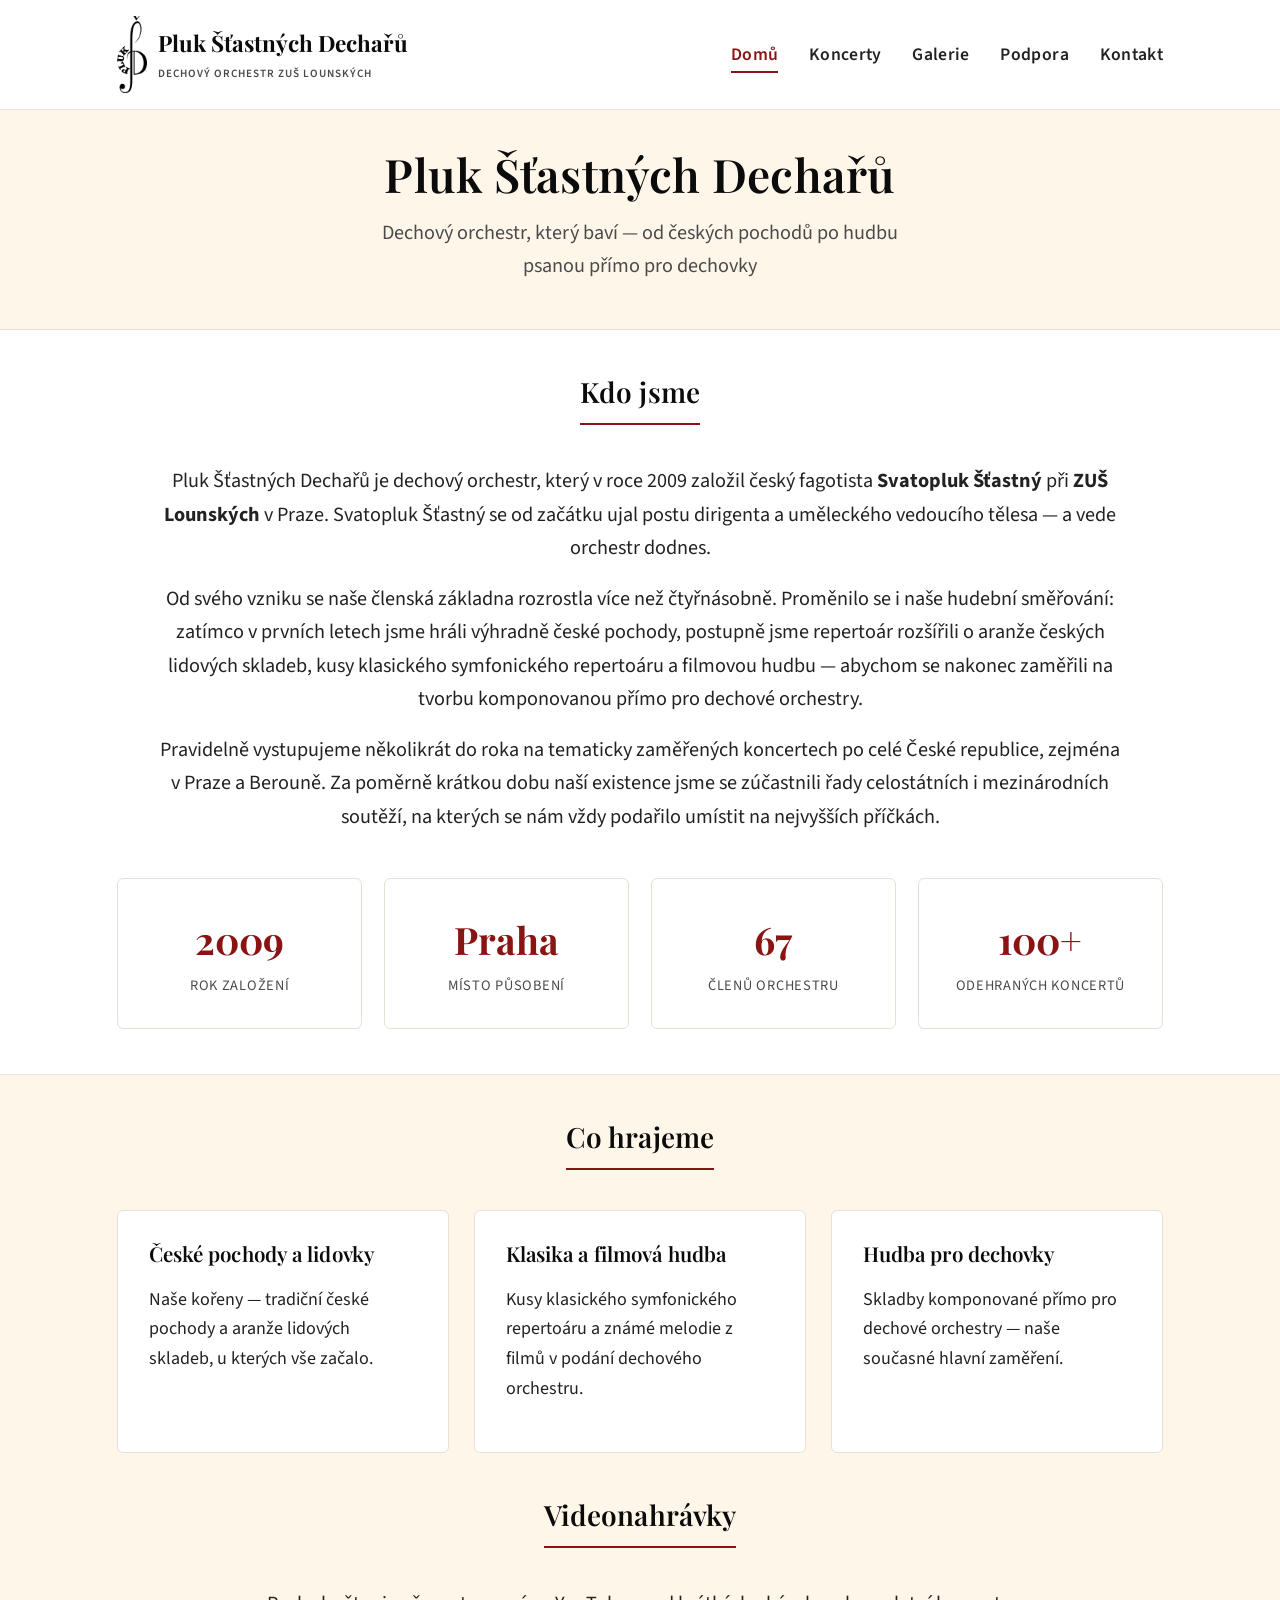
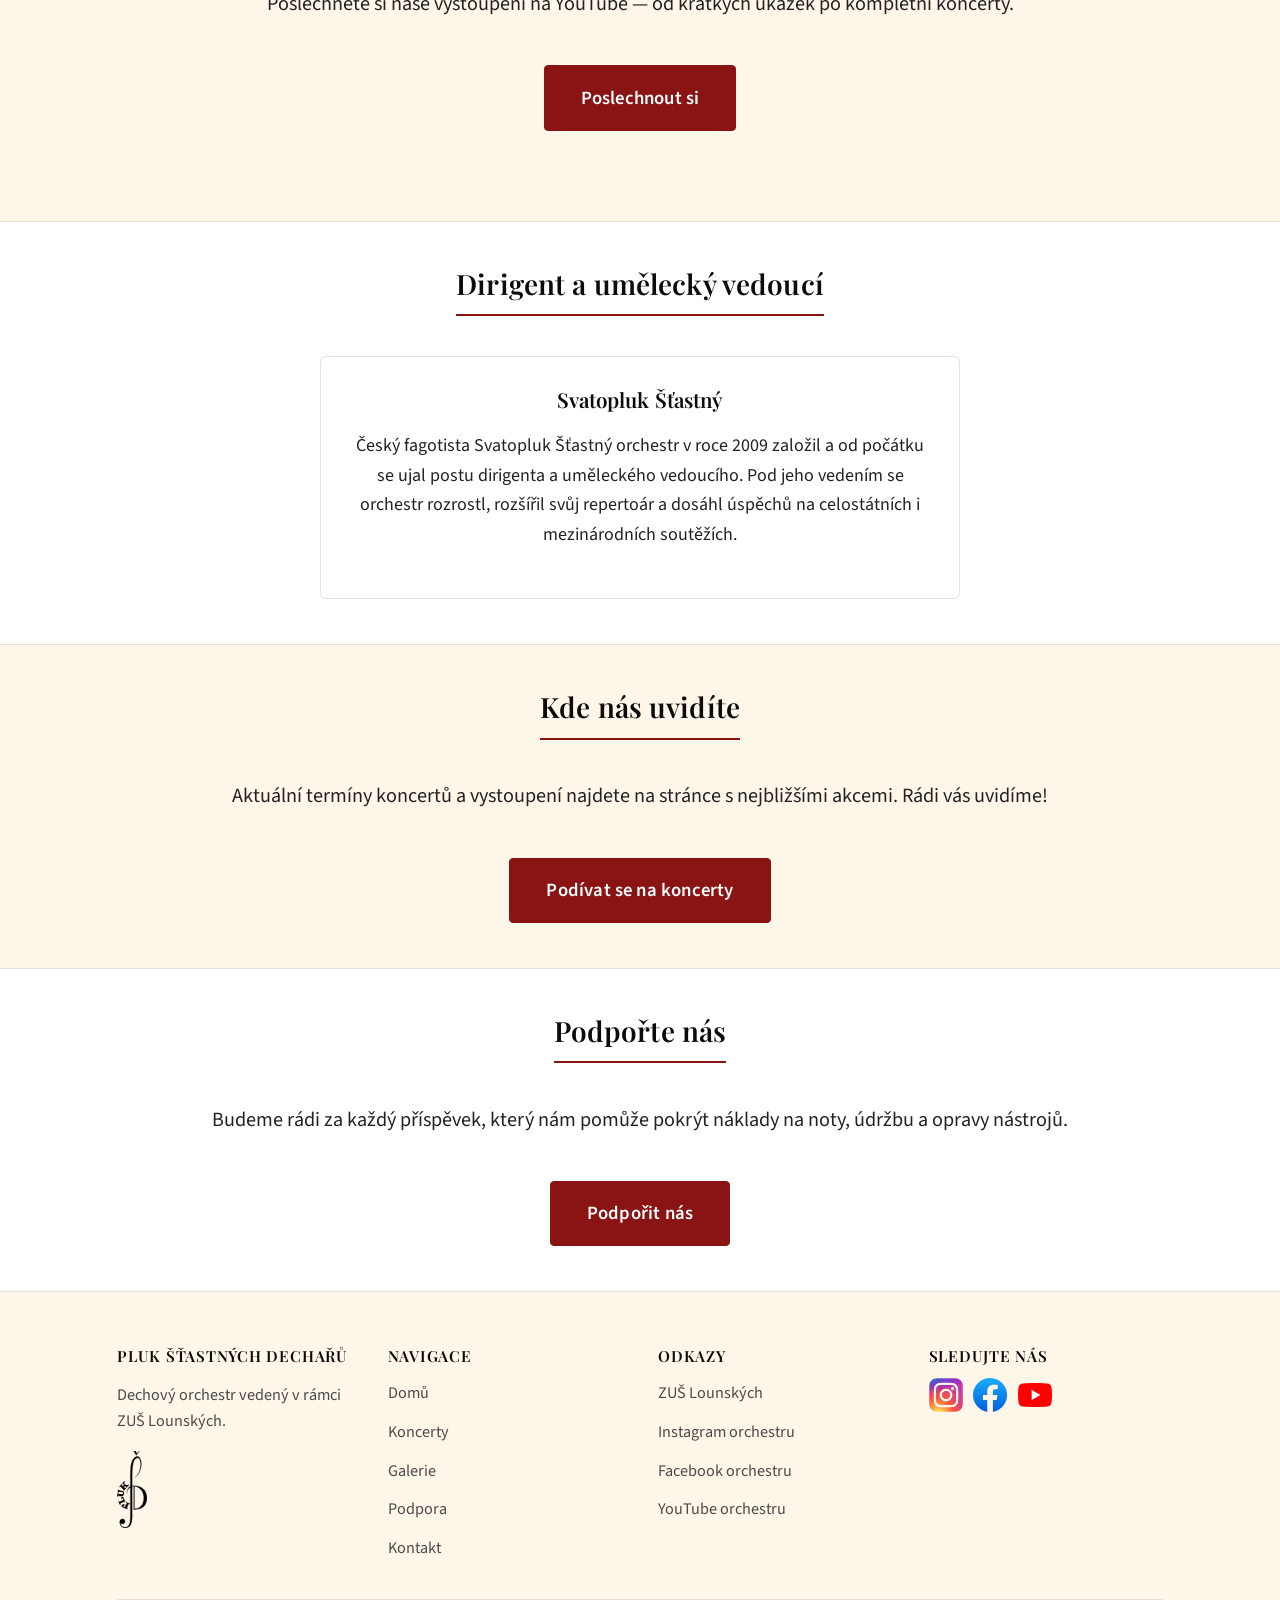
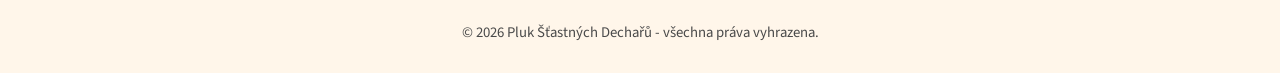
<file: index.html>
<!DOCTYPE html>
<html lang="cs">
<head>
<meta charset="UTF-8">
<meta name="viewport" content="width=device-width, initial-scale=1.0">
<title>Pluk Šťastných Dechařů — dechový orchestr</title>
<meta name="description" content="Pluk Šťastných Dechařů je dechový orchestr vedený v rámci ZUŠ Lounských. Podívejte se na naše koncerty, fotogalerii a podpořte nás.">
<link rel="preconnect" href="https://fonts.googleapis.com">
<link href="https://fonts.googleapis.com/css2?family=Playfair+Display:wght@600;700&family=Source+Sans+Pro:wght@400;600;700&display=swap" rel="stylesheet">
<link rel="stylesheet" href="css/style.css">
<link rel="icon" href="img/icon/favicon_psd.png">
</head>
<body>

<header class="site-header">
  <div class="nav-wrap">
    <a href="index.html" class="brand">
      <img src="img/icon/logo_psd.png" alt="Pluk Šťastných Dechařů" class="brand-logo">
      <span>Pluk Šťastných Dechařů<small>Dechový orchestr ZUŠ Lounských</small></span>
    </a>
    <button class="menu-toggle" aria-label="Otevřít menu" aria-expanded="false">☰</button>
    <nav class="main-nav">
      <ul>
        <li><a href="index.html" class="active">Domů</a></li>
        <li><a href="koncerty.html">Koncerty</a></li>
        <li><a href="galerie.html">Galerie</a></li>
        <li><a href="podpora.html">Podpora</a></li>
        <li><a href="kontakt.html">Kontakt</a></li>
      </ul>
    </nav>
  </div>
</header>

<main>

  <section class="hero">
    <h1>Pluk Šťastných Dechařů</h1>
    <p class="subtitle">Dechový orchestr, který baví — od českých pochodů po hudbu psanou přímo pro dechovky</p>
  </section>

  <section>
    <div class="container">
      <h2 class="section-title">Kdo jsme</h2>
      <p class="lead">
        Pluk Šťastných Dechařů je dechový orchestr, který v roce 2009 založil
        český fagotista <strong>Svatopluk Šťastný</strong> při <strong>ZUŠ Lounských</strong>
        v Praze. Svatopluk Šťastný se od začátku ujal postu dirigenta a uměleckého
        vedoucího tělesa — a vede orchestr dodnes.
      </p>
      <p class="lead">
        Od svého vzniku se naše členská základna rozrostla více než čtyřnásobně.
        Proměnilo se i naše hudební směřování: zatímco v prvních letech jsme
        hráli výhradně české pochody, postupně jsme repertoár rozšířili o aranže
        českých lidových skladeb, kusy klasického symfonického repertoáru
        a filmovou hudbu — abychom se nakonec zaměřili na tvorbu komponovanou
        přímo pro dechové orchestry.
      </p>
      <p class="lead">
        Pravidelně vystupujeme několikrát do roka na tematicky zaměřených
        koncertech po celé České republice, zejména v Praze a Berouně.
        Za poměrně krátkou dobu naší existence jsme se zúčastnili řady
        celostátních i mezinárodních soutěží, na kterých se nám vždy podařilo
        umístit na nejvyšších příčkách.
      </p>

      <div class="stats-grid">
        <div class="stat-card">
          <span class="num">2009</span>
          <span class="label">Rok založení</span>
        </div>
        <div class="stat-card">
          <span class="num">Praha</span>
          <span class="label">Místo působení</span>
        </div>
        <div class="stat-card">
          <span class="num">67</span>
          <span class="label">Členů orchestru</span>
        </div>
        <div class="stat-card">
          <span class="num">100+</span>
          <span class="label">Odehraných koncertů</span>
        </div>
      </div>
    </div>
  </section>

  <section class="alt">
    <div class="container">
      <h2 class="section-title">Co hrajeme</h2>
      <div class="cards-grid">
        <div class="card">
          <h3>České pochody a lidovky</h3>
          <p>Naše kořeny — tradiční české pochody a aranže lidových skladeb, u kterých vše začalo.</p>
        </div>
        <div class="card">
          <h3>Klasika a filmová hudba</h3>
          <p>Kusy klasického symfonického repertoáru a známé melodie z filmů v podání dechového orchestru.</p>
        </div>
        <div class="card">
          <h3>Hudba pro dechovky</h3>
          <p>Skladby komponované přímo pro dechové orchestry — naše současné hlavní zaměření.</p>
        </div>
      </div>
    </div>

    <section>
    <div class="container">
      <h2 class="section-title">Videonahrávky</h2>
      <p class="lead">
        Poslechněte si naše vystoupení na YouTube — od krátkých ukázek po kompletní koncerty.
      </p>
      <div class="cta-center">
        <a href="https://www.youtube.com/@plukstastnychdecharu8950" target="_blank" class="btn">Poslechnout si</a>
      </div>
    </div>
  </section>
  </section>

  <section>
    <div class="container">
      <h2 class="section-title">Dirigent a umělecký vedoucí</h2>
      <div class="card" style="max-width:640px; margin: 2rem auto 0; text-align:center;">
        <h3>Svatopluk Šťastný</h3>
        <p>
          Český fagotista Svatopluk Šťastný orchestr v roce 2009 založil a od
          počátku se ujal postu dirigenta a uměleckého vedoucího. Pod jeho
          vedením se orchestr rozrostl, rozšířil svůj repertoár a dosáhl
          úspěchů na celostátních i mezinárodních soutěžích.
        </p>
      </div>
    </div>
  </section>

  <section class="alt">
    <div class="container">
      <h2 class="section-title">Kde nás uvidíte</h2>
      <p class="lead">
        Aktuální termíny koncertů a vystoupení najdete na stránce s nejbližšími akcemi.
        Rádi vás uvidíme!
      </p>
      <div class="cta-center">
        <a href="koncerty.html" class="btn">Podívat se na koncerty</a>
      </div>
    </div>
  </section>

  <section>
    <div class="container">
      <h2 class="section-title">Podpořte nás</h2>
      <p class="lead">
        Budeme rádi za každý příspěvek, který nám pomůže pokrýt náklady na noty, údržbu a opravy nástrojů.
      </p>
      <div class="cta-center">
        <a href="podpora.html" class="btn">Podpořit nás</a>
      </div>
    </div>
  </section>

</main>

<footer class="site-footer">
  <div class="container">
    <div class="footer-grid">
      <div>
        <a href="index.html">
        <h4>Pluk Šťastných Dechařů</h4>
        <p>Dechový orchestr vedený v rámci ZUŠ Lounských.</p>
        <img src="img/icon/logo_psd.png" alt="Pluk Šťastných Dechařů" class="brand-logo">
        </a>
      </div>
      <div>
        <h4>Navigace</h4>
        <ul>
          <li><a href="index.html">Domů</a></li>
          <li><a href="koncerty.html">Koncerty</a></li>
          <li><a href="galerie.html">Galerie</a></li>
          <li><a href="podpora.html">Podpora</a></li>
          <li><a href="kontakt.html">Kontakt</a></li>
        </ul>
      </div>
      <div>
        <h4>Odkazy</h4>
        <ul>
          <li><a href="https://www.zuslounskych.cz" target="_blank" rel="noopener">ZUŠ Lounských</a></li>
          <li><a href="https://www.instagram.com/plukstastnychdecharu" target="_blank" rel="noopener">Instagram orchestru</a></li>
          <li><a href="https://www.facebook.com/stastnypluk" target="_blank" rel="noopener">Facebook orchestru</a></li>
          <li><a href="https://www.youtube.com/@plukstastnychdecharu8950" target="_blank" rel="noopener">YouTube orchestru</a></li>
        </ul>
      </div>
      <div>
        <h4>Sledujte nás</h4>
        <div class="social-icons">
          <a href="https://www.instagram.com/plukstastnychdecharu" aria-label="Instagram" target="_blank" rel="noopener"><img src="img/icon/socials/InstagramIcon.png" alt="Instagram"></a>
          <a href="https://www.facebook.com/stastnypluk" aria-label="Facebook" target="_blank" rel="noopener"><img src="img/icon/socials/FacebookIcon.png" alt="Facebook"></a>
          <a href="https://www.youtube.com/@plukstastnychdecharu8950" aria-label="YouTube" target="_blank" rel="noopener"><img src="img/icon/socials/YoutubeIcon.png" alt="YouTube"></a>
        </div>
      </div>
    </div>
    <div class="footer-bottom">
      &copy; <span id="year"></span> Pluk Šťastných Dechařů - všechna práva vyhrazena.
    </div>
  </div>
</footer>

<script src="js/main.js"></script>
<script>document.getElementById('year').textContent = new Date().getFullYear();</script>
</body>
</html>
</file>
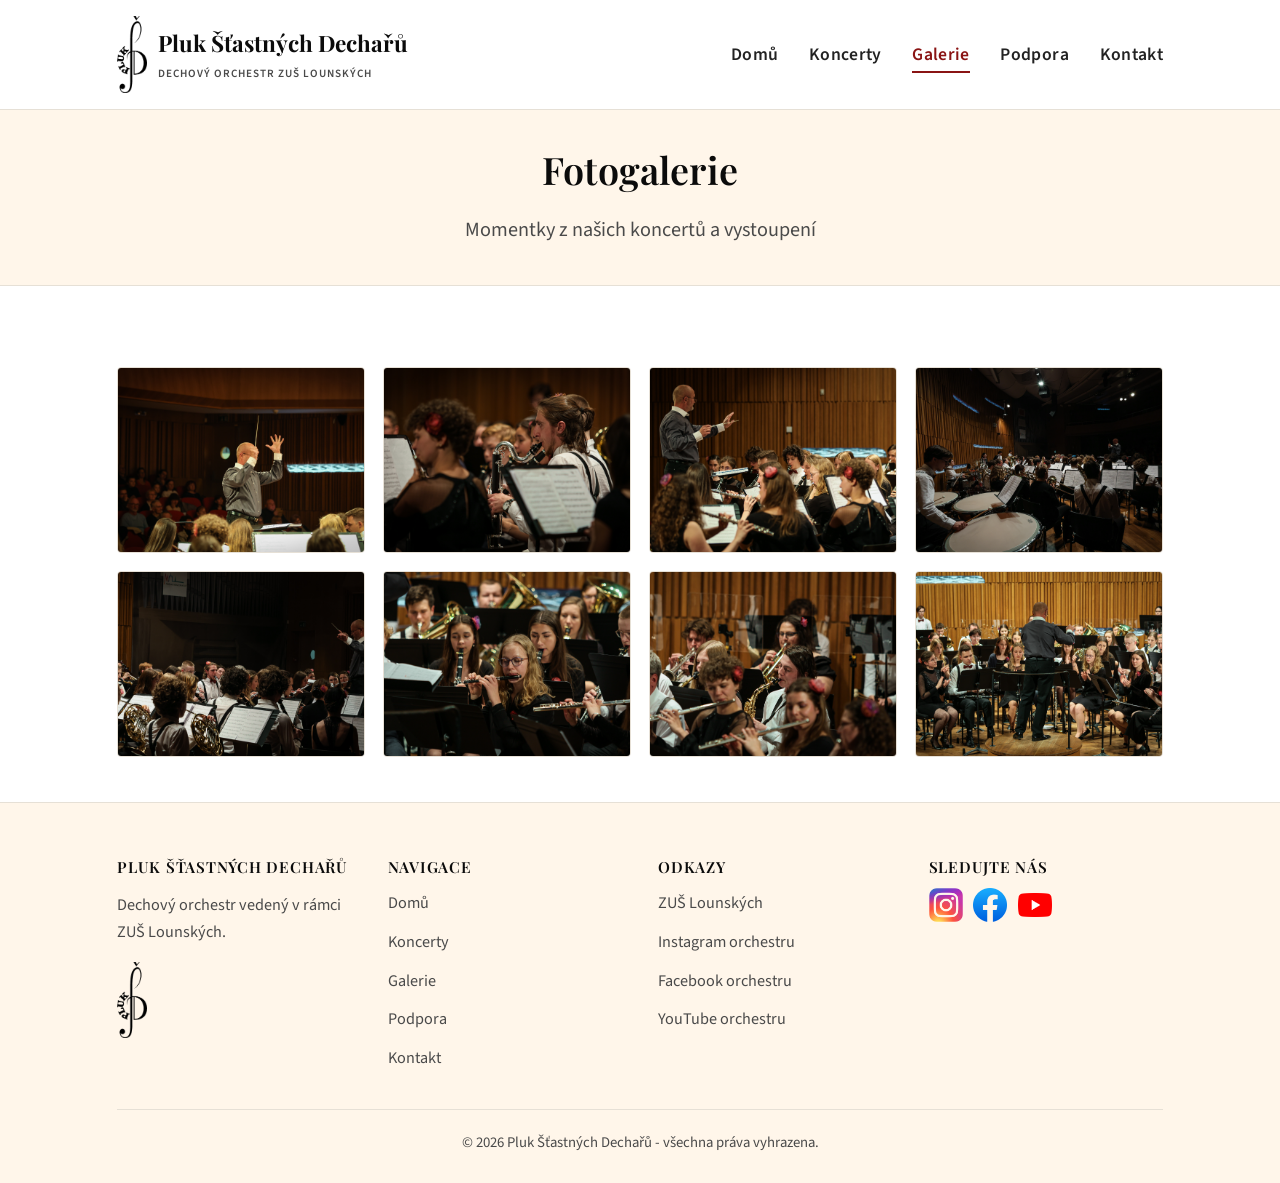
<file: galerie.html>
<!DOCTYPE html>
<html lang="cs">
<head>
<meta charset="UTF-8">
<meta name="viewport" content="width=device-width, initial-scale=1.0">
<title>Fotogalerie — Pluk Šťastných Dechařů</title>
<link rel="preconnect" href="https://fonts.googleapis.com">
<link href="https://fonts.googleapis.com/css2?family=Playfair+Display:wght@600;700&family=Source+Sans+Pro:wght@400;600;700&display=swap" rel="stylesheet">
<link rel="stylesheet" href="css/style.css">
<link rel="icon" href="img/icon/favicon_psd.png">
</head>
<body>

<header class="site-header">
  <div class="nav-wrap">
    <a href="index.html" class="brand">
      <img src="img/icon/logo_psd.png" alt="Pluk Šťastných Dechařů" class="brand-logo">
      <span>Pluk Šťastných Dechařů<small>Dechový orchestr ZUŠ Lounských</small></span>
    </a>
    <button class="menu-toggle" aria-label="Otevřít menu" aria-expanded="false">☰</button>
    <nav class="main-nav">
      <ul>
        <li><a href="index.html">Domů</a></li>
        <li><a href="koncerty.html">Koncerty</a></li>
        <li><a href="galerie.html" class="active">Galerie</a></li>
        <li><a href="podpora.html">Podpora</a></li>
        <li><a href="kontakt.html">Kontakt</a></li>
      </ul>
    </nav>
  </div>
</header>

<div class="page-header">
  <h1>Fotogalerie</h1>
  <p>Momentky z našich koncertů a vystoupení</p>
</div>

<main>
  <section>
    <div class="container">

      <div class="gallery-grid">

        <div class="gallery-item" data-caption="Koncert na Pražské konzervatoři 10.4.2024">
          <div class="placeholder-label"><img src="img/photos/PSD-039.jpg" alt=""><br></div>
          <div class="gallery-caption">Koncert na Pražské konzervatoři 10.4.2024</div>
        </div>

        <div class="gallery-item" data-caption="Koncert na Pražské konzervatoři 10.4.2024">
          <div class="placeholder-label"><img src="img/photos/PSD-062.jpg" alt=""><br></div>
          <div class="gallery-caption">Koncert na Pražské konzervatoři 10.4.2024</div>
        </div>

        <div class="gallery-item" data-caption="Koncert na Pražské konzervatoři 10.4.2024">
          <div class="placeholder-label"><img src="img/photos/PSD-068.jpg" alt=""><br></div>
          <div class="gallery-caption">Koncert na Pražské konzervatoři 10.4.2024</div>
        </div>

        <div class="gallery-item" data-caption="Koncert na Pražské konzervatoři 10.4.2024">
          <div class="placeholder-label"><img src="img/photos/PSD-111.jpg" alt=""><br></div>
          <div class="gallery-caption">Koncert na Pražské konzervatoři 10.4.2024</div>
        </div>

        <div class="gallery-item" data-caption="Koncert na Pražské konzervatoři 10.4.2024">
          <div class="placeholder-label"><img src="img/photos/PSD-136.jpg" alt=""><br></div>
          <div class="gallery-caption">Koncert na Pražské konzervatoři 10.4.2024</div>
        </div>

        <div class="gallery-item" data-caption="Koncert na Pražské konzervatoři 10.4.2024">
          <div class="placeholder-label"><img src="img/photos/PSD-151.jpg" alt=""><br></div>
          <div class="gallery-caption">Koncert na Pražské konzervatoři 10.4.2024</div>
        </div>

        <div class="gallery-item" data-caption="Koncert na Pražské konzervatoři 10.4.2024">
          <div class="placeholder-label"><img src="img/photos/PSD-156.jpg" alt=""><br></div>
          <div class="gallery-caption">Koncert na Pražské konzervatoři 10.4.2024</div>
        </div>

         <div class="gallery-item" data-caption="Koncert na Pražské konzervatoři 10.4.2024">
          <div class="placeholder-label"><img src="img/photos/PSD-157.jpg" alt=""><br></div>
          <div class="gallery-caption">Koncert na Pražské konzervatoři 10.4.2024</div>
        </div>

      </div>

    </div>
  </section>
</main>

<div class="lightbox-overlay">
 <div class="lightbox-content">
  <button class="lightbox-close" aria-label="Zavřít">
    <img src="img/icon/cross.png" alt="Zavřít">
  </button>
  <button class="lightbox-prev" aria-label="Předchozí">
    <img src="img/icon/arrow-left.png" alt="Předchozí">
  </button>
  <button class="lightbox-next" aria-label="Další">
    <img src="img/icon/arrow-right.png" alt="Další">
  </button>
  <div class="lightbox-body"></div>
  <div class="lightbox-caption"></div>
</div>
</div>

<footer class="site-footer">
  <div class="container">
    <div class="footer-grid">
      <div>
        <a href="index.html">
        <h4>Pluk Šťastných Dechařů</h4>
        <p>Dechový orchestr vedený v rámci ZUŠ Lounských.</p>
        <img src="img/icon/logo_psd.png" alt="Pluk Šťastných Dechařů" class="brand-logo">
        </a>
      </div>
      <div>
        <h4>Navigace</h4>
        <ul>
          <li><a href="index.html">Domů</a></li>
          <li><a href="koncerty.html">Koncerty</a></li>
          <li><a href="galerie.html">Galerie</a></li>
          <li><a href="podpora.html">Podpora</a></li>
          <li><a href="kontakt.html">Kontakt</a></li>
        </ul>
      </div>
      <div>
        <h4>Odkazy</h4>
        <ul>
          <li><a href="https://www.zuslounskych.cz" target="_blank" rel="noopener">ZUŠ Lounských</a></li>
          <li><a href="https://www.instagram.com/plukstastnychdecharu" target="_blank" rel="noopener">Instagram orchestru</a></li>
          <li><a href="https://www.facebook.com/stastnypluk" target="_blank" rel="noopener">Facebook orchestru</a></li>
          <li><a href="https://www.youtube.com/@plukstastnychdecharu8950" target="_blank" rel="noopener">YouTube orchestru</a></li>
        </ul>
      </div>
      <div>
        <h4>Sledujte nás</h4>
        <div class="social-icons">
          <a href="https://www.instagram.com/plukstastnychdecharu" aria-label="Instagram" target="_blank" rel="noopener"><img src="img/icon/socials/InstagramIcon.png" alt="Instagram"></a>
          <a href="https://www.facebook.com/stastnypluk" aria-label="Facebook" target="_blank" rel="noopener"><img src="img/icon/socials/FacebookIcon.png" alt="Facebook"></a>
          <a href="https://www.youtube.com/@plukstastnychdecharu8950" aria-label="YouTube" target="_blank" rel="noopener"><img src="img/icon/socials/YoutubeIcon.png" alt="YouTube"></a>
        </div>
      </div>
    </div>
    <div class="footer-bottom">
      &copy; <span id="year"></span> Pluk Šťastných Dechařů - všechna práva vyhrazena.
    </div>
  </div>
</footer>

<script src="js/main.js"></script>
<script>document.getElementById('year').textContent = new Date().getFullYear();</script>
</body>
</html>
</file>
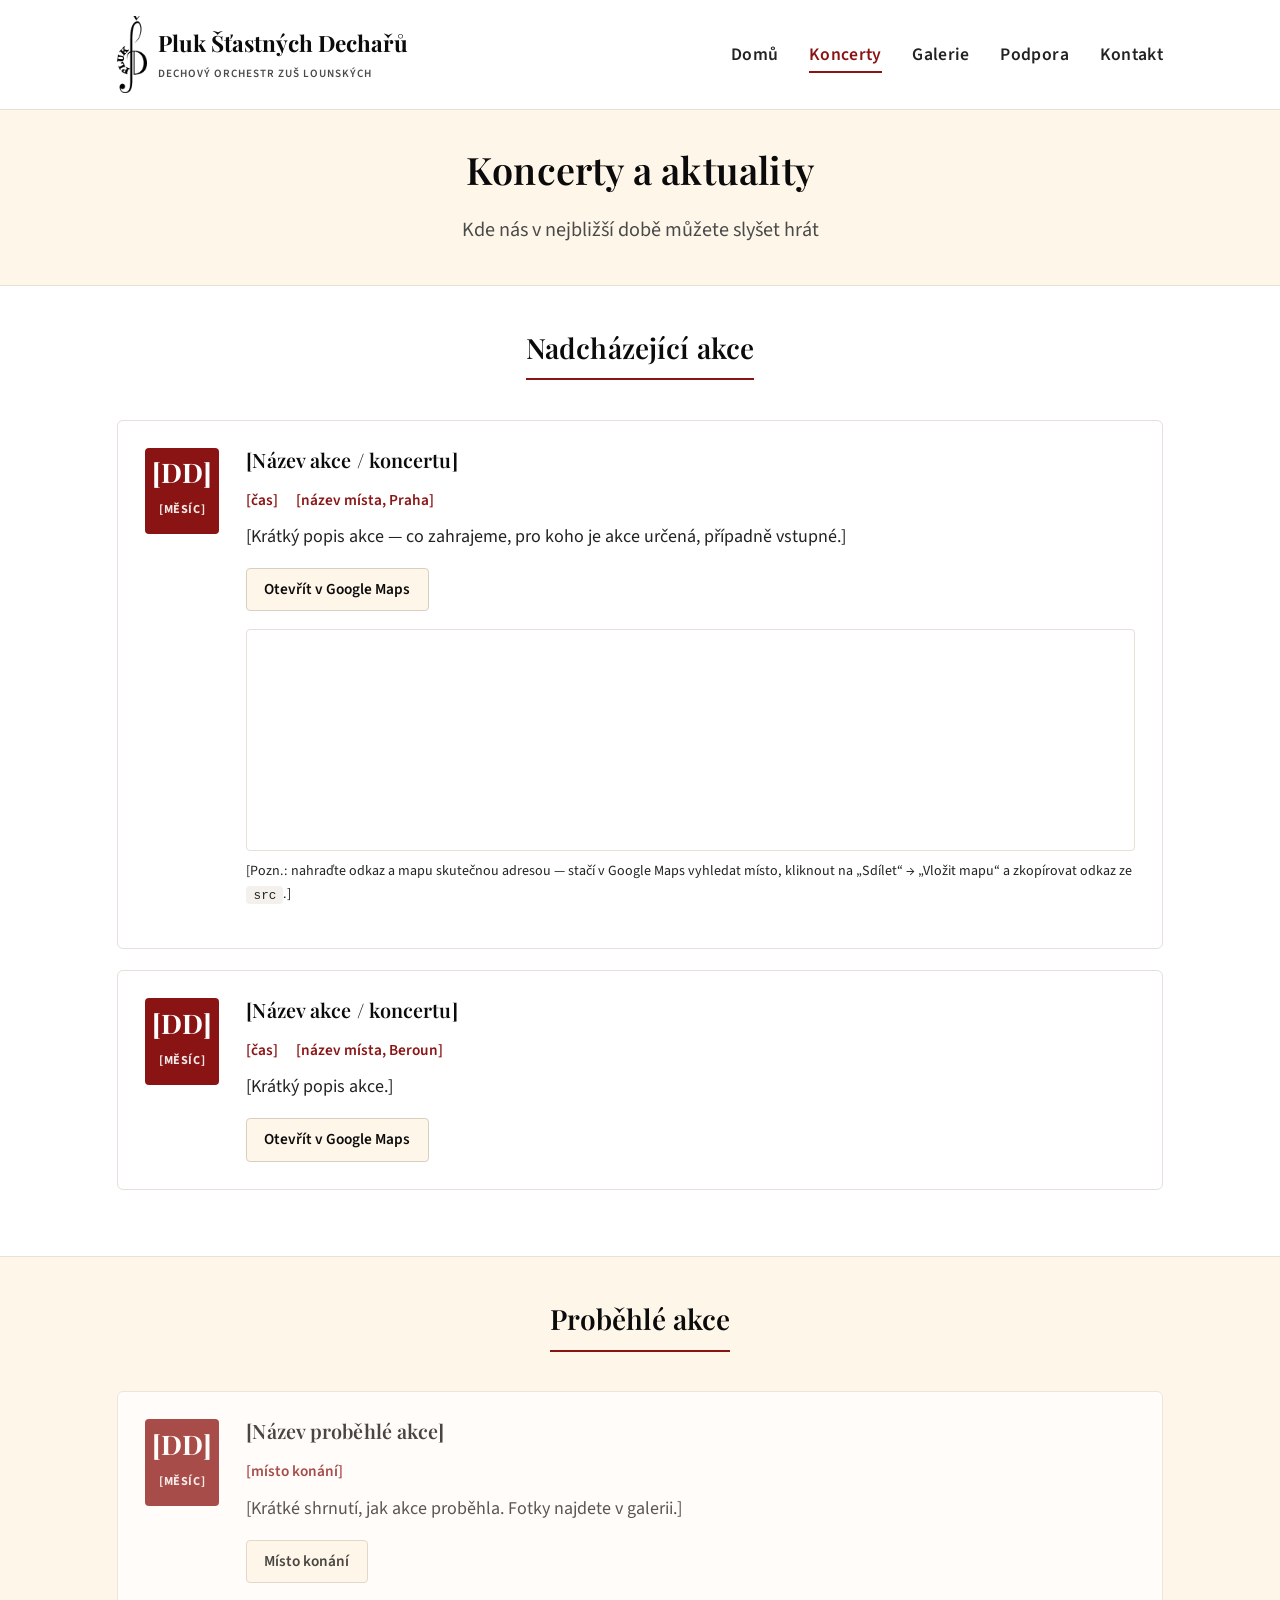
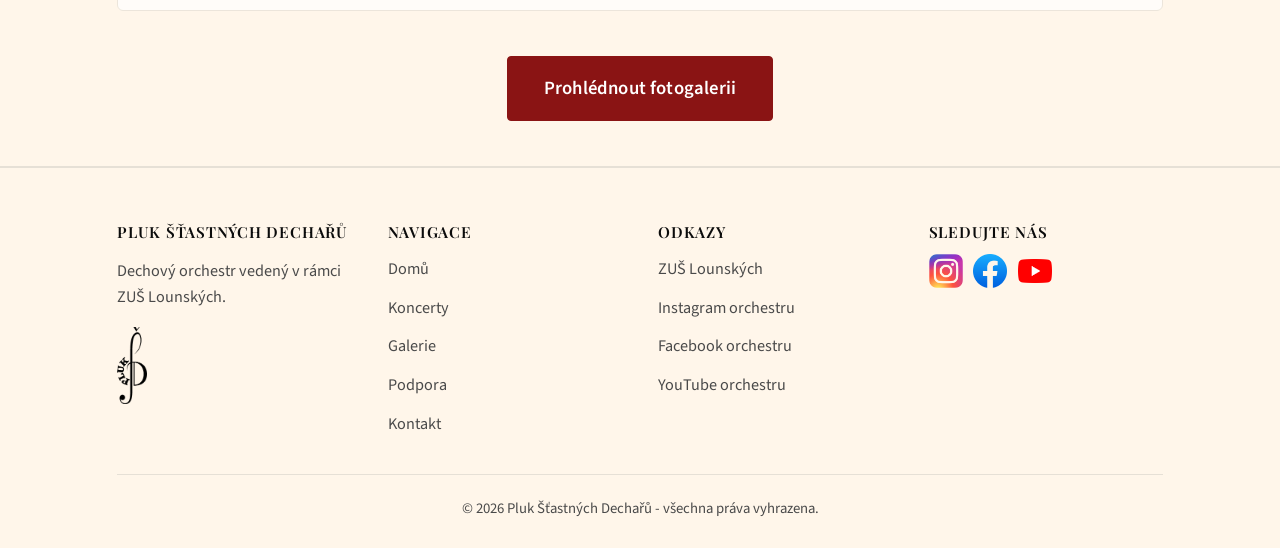
<file: koncerty.html>
<!DOCTYPE html>
<html lang="cs">
<head>
<meta charset="UTF-8">
<meta name="viewport" content="width=device-width, initial-scale=1.0">
<title>Koncerty a aktuality — Pluk Šťastných Dechařů</title>
<link rel="preconnect" href="https://fonts.googleapis.com">
<link href="https://fonts.googleapis.com/css2?family=Playfair+Display:wght@600;700&family=Source+Sans+Pro:wght@400;600;700&display=swap" rel="stylesheet">
<link rel="stylesheet" href="css/style.css">
<link rel="icon" href="img/icon/favicon_psd.png">
</head>
<body>

<header class="site-header">
  <div class="nav-wrap">
    <a href="index.html" class="brand">
      <img src="img/icon/logo_psd.png" alt="Pluk Šťastných Dechařů" class="brand-logo">
      <span>Pluk Šťastných Dechařů<small>Dechový orchestr ZUŠ Lounských</small></span>
    </a>
    <button class="menu-toggle" aria-label="Otevřít menu" aria-expanded="false">☰</button>
    <nav class="main-nav">
      <ul>
        <li><a href="index.html">Domů</a></li>
        <li><a href="koncerty.html" class="active">Koncerty</a></li>
        <li><a href="galerie.html">Galerie</a></li>
        <li><a href="podpora.html">Podpora</a></li>
        <li><a href="kontakt.html">Kontakt</a></li>
      </ul>
    </nav>
  </div>
</header>

<div class="page-header">
  <h1>Koncerty a aktuality</h1>
  <p>Kde nás v nejbližší době můžete slyšet hrát</p>
</div>

<main>
  <section>
    <div class="container">
      <h2 class="section-title">Nadcházející akce</h2>

      <div class="event-card">
        <div class="event-date">
          <span class="day">[DD]</span>
          <span class="month">[měsíc]</span>
        </div>
        <div class="event-info">
          <h3>[Název akce / koncertu]</h3>
          <p class="meta">
            <span>[čas]</span>
            <span>[název místa, Praha]</span>
          </p>
          <p class="desc">[Krátký popis akce — co zahrajeme, pro koho je akce určená, případně vstupné.]</p>
          <a class="event-map-link" href="https://www.google.com/maps/search/?api=1&query=[N%C3%A1zev+m%C3%ADsta+Praha]" target="_blank" rel="noopener">
            Otevřít v Google Maps
          </a>
          <div class="event-map-embed">
            <iframe src="https://www.google.com/maps?q=Praha&output=embed" loading="lazy" referrerpolicy="no-referrer-when-downgrade" title="Mapa — [Název místa]"></iframe>
          </div>
          <p style="font-size:0.78rem; color: var(--text-muted); margin-top:0.5rem;">
            [Pozn.: nahraďte odkaz a mapu skutečnou adresou — stačí v Google Maps vyhledat
            místo, kliknout na „Sdílet“ → „Vložit mapu“ a zkopírovat odkaz ze <code>src</code>.]
          </p>
        </div>
      </div>

      <div class="event-card">
        <div class="event-date">
          <span class="day">[DD]</span>
          <span class="month">[měsíc]</span>
        </div>
        <div class="event-info">
          <h3>[Název akce / koncertu]</h3>
          <p class="meta">
            <span>[čas]</span>
            <span>[název místa, Beroun]</span>
          </p>
          <p class="desc">[Krátký popis akce.]</p>
          <a class="event-map-link" href="https://www.google.com/maps/search/?api=1&query=[N%C3%A1zev+m%C3%ADsta+Beroun]" target="_blank" rel="noopener">
            Otevřít v Google Maps
          </a>
        </div>
      </div>

    </div>
  </section>

  <section class="alt">
    <div class="container">
      <h2 class="section-title">Proběhlé akce</h2>

      <div class="event-card tag-past">
        <div class="event-date">
          <span class="day">[DD]</span>
          <span class="month">[měsíc]</span>
        </div>
        <div class="event-info">
          <h3>[Název proběhlé akce]</h3>
          <p class="meta"><span>[místo konání]</span></p>
          <p class="desc">[Krátké shrnutí, jak akce proběhla. Fotky najdete v galerii.]</p>
          <a class="event-map-link" href="https://www.google.com/maps/search/?api=1&query=[N%C3%A1zev+m%C3%ADsta]" target="_blank" rel="noopener">
            Místo konání
          </a>
        </div>
      </div>

      <div class="cta-center">
        <a href="galerie.html" class="btn">Prohlédnout fotogalerii</a>
      </div>
    </div>
  </section>
</main>

<footer class="site-footer">
  <div class="container">
    <div class="footer-grid">
      <div>
        <a href="index.html">
        <h4>Pluk Šťastných Dechařů</h4>
        <p>Dechový orchestr vedený v rámci ZUŠ Lounských.</p>
        <img src="img/icon/logo_psd.png" alt="Pluk Šťastných Dechařů" class="brand-logo">
        </a>
      </div>
      <div>
        <h4>Navigace</h4>
        <ul>
          <li><a href="index.html">Domů</a></li>
          <li><a href="koncerty.html">Koncerty</a></li>
          <li><a href="galerie.html">Galerie</a></li>
          <li><a href="podpora.html">Podpora</a></li>
          <li><a href="kontakt.html">Kontakt</a></li>
        </ul>
      </div>
      <div>
        <h4>Odkazy</h4>
        <ul>
          <li><a href="https://www.zuslounskych.cz" target="_blank" rel="noopener">ZUŠ Lounských</a></li>
          <li><a href="https://www.instagram.com/plukstastnychdecharu" target="_blank" rel="noopener">Instagram orchestru</a></li>
          <li><a href="https://www.facebook.com/stastnypluk" target="_blank" rel="noopener">Facebook orchestru</a></li>
          <li><a href="https://www.youtube.com/@plukstastnychdecharu8950" target="_blank" rel="noopener">YouTube orchestru</a></li>
        </ul>
      </div>
      <div>
        <h4>Sledujte nás</h4>
        <div class="social-icons">
          <a href="https://www.instagram.com/plukstastnychdecharu" aria-label="Instagram" target="_blank" rel="noopener"><img src="img/icon/socials/InstagramIcon.png" alt="Instagram"></a>
          <a href="https://www.facebook.com/stastnypluk" aria-label="Facebook" target="_blank" rel="noopener"><img src="img/icon/socials/FacebookIcon.png" alt="Facebook"></a>
          <a href="https://www.youtube.com/@plukstastnychdecharu8950" aria-label="YouTube" target="_blank" rel="noopener"><img src="img/icon/socials/YoutubeIcon.png" alt="YouTube"></a>
        </div>
      </div>
    </div>
    <div class="footer-bottom">
      &copy; <span id="year"></span> Pluk Šťastných Dechařů - všechna práva vyhrazena.
    </div>
  </div>
</footer>

<script src="js/main.js"></script>
<script>document.getElementById('year').textContent = new Date().getFullYear();</script>
</body>
</html>
</file>
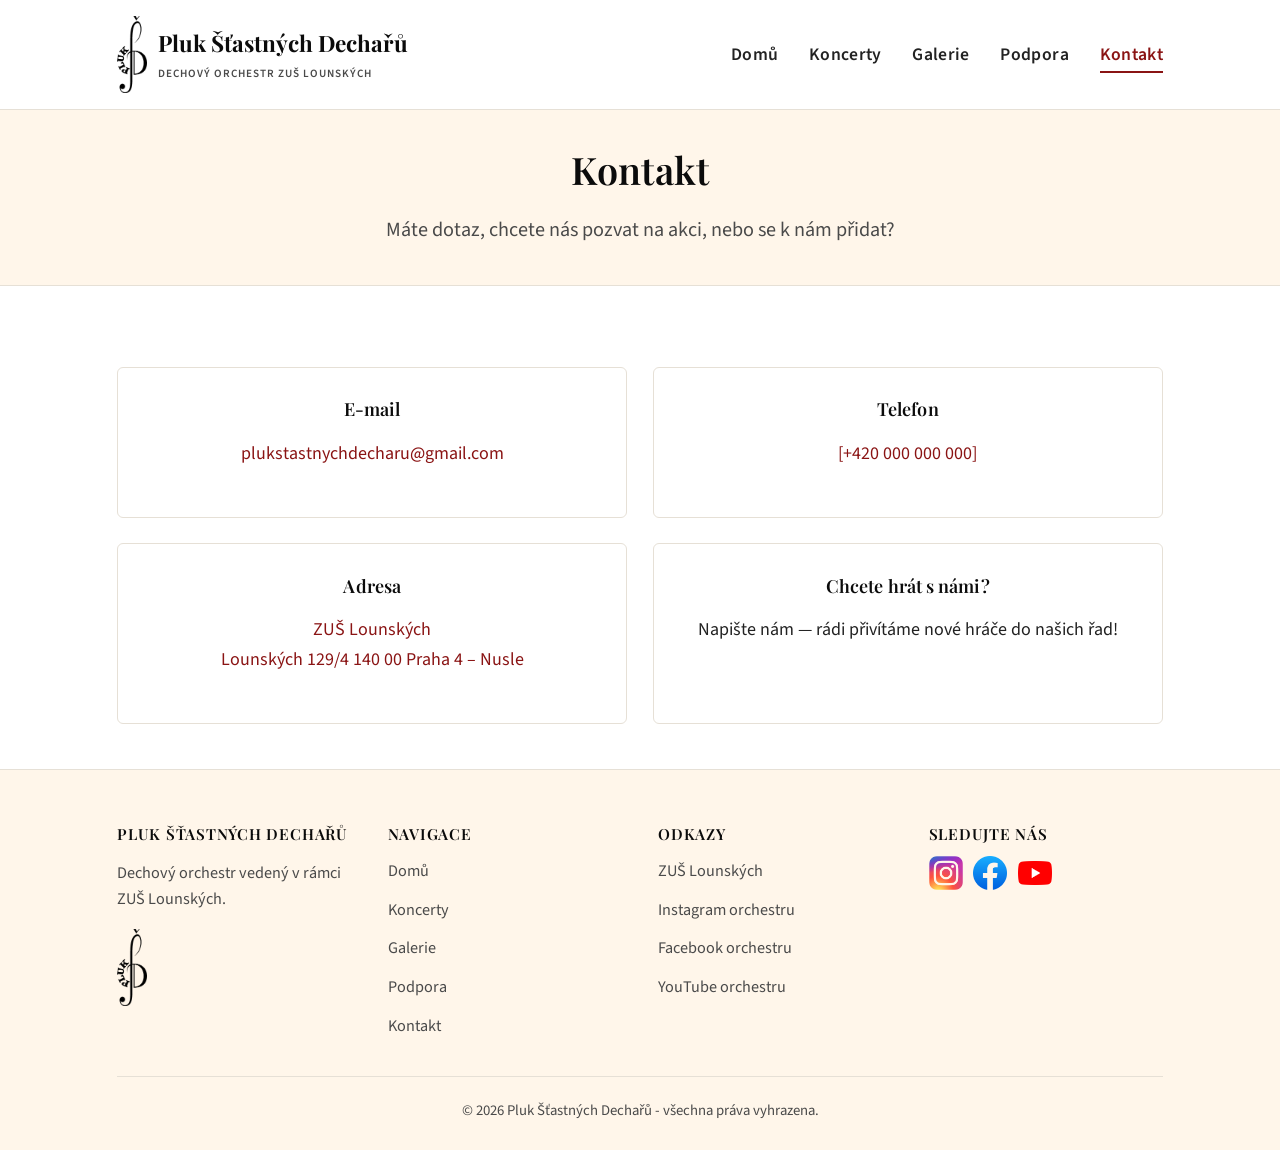
<file: kontakt.html>
<!DOCTYPE html>
<html lang="cs">
<head>
<meta charset="UTF-8">
<meta name="viewport" content="width=device-width, initial-scale=1.0">
<title>Kontakt — Pluk Šťastných Dechařů</title>
<link rel="preconnect" href="https://fonts.googleapis.com">
<link href="https://fonts.googleapis.com/css2?family=Playfair+Display:wght@600;700&family=Source+Sans+Pro:wght@400;600;700&display=swap" rel="stylesheet">
<link rel="stylesheet" href="css/style.css">
<link rel="icon" href="img/icon/favicon_psd.png">
</head>
<body>

<header class="site-header">
  <div class="nav-wrap">
    <a href="index.html" class="brand">
      <img src="img/icon/logo_psd.png" alt="Pluk Šťastných Dechařů" class="brand-logo">
      <span>Pluk Šťastných Dechařů<small>Dechový orchestr ZUŠ Lounských</small></span>
    </a>
    <button class="menu-toggle" aria-label="Otevřít menu" aria-expanded="false">☰</button>
    <nav class="main-nav">
      <ul>
        <li><a href="index.html">Domů</a></li>
        <li><a href="koncerty.html">Koncerty</a></li>
        <li><a href="galerie.html">Galerie</a></li>
        <li><a href="podpora.html">Podpora</a></li>
        <li><a href="kontakt.html" class="active">Kontakt</a></li>
      </ul>
    </nav>
  </div>
</header>

<div class="page-header">
  <h1>Kontakt</h1>
  <p>Máte dotaz, chcete nás pozvat na akci, nebo se k nám přidat?</p>
</div>

<main>
  <section>
    <div class="container">

      <div class="contact-grid">
        <div class="contact-card">
          <h3>E-mail</h3>
          <p><a href="mailto:plukstastnychdecharu@gmail.com">
plukstastnychdecharu@gmail.com</a></p>
        </div>
        <div class="contact-card">
          <h3>Telefon</h3>
          <p><a href="tel:+420000000000">[+420 000 000 000]</a></p>
        </div>
        <div class="contact-card">
          <h3>Adresa</h3>
          <p><a href="https://maps.app.goo.gl/UDyxFbrJ6MwvrdDCA" target="_blank" rel="noopener">ZUŠ Lounských<br>Lounských 129/4
140 00 Praha 4 – Nusle</a></p>
        </div>
        <div class="contact-card">
          <h3>Chcete hrát s námi?</h3>
          <p>Napište nám — rádi přivítáme nové hráče do našich řad!</p>
        </div>
      </div>
    </div>
  </section>
</main>

<footer class="site-footer">
  <div class="container">
    <div class="footer-grid">
      <div>
        <a href="index.html">
        <h4>Pluk Šťastných Dechařů</h4>
        <p>Dechový orchestr vedený v rámci ZUŠ Lounských.</p>
        <img src="img/icon/logo_psd.png" alt="Pluk Šťastných Dechařů" class="brand-logo">
        </a>
      </div>
      <div>
        <h4>Navigace</h4>
        <ul>
          <li><a href="index.html">Domů</a></li>
          <li><a href="koncerty.html">Koncerty</a></li>
          <li><a href="galerie.html">Galerie</a></li>
          <li><a href="podpora.html">Podpora</a></li>
          <li><a href="kontakt.html">Kontakt</a></li>
        </ul>
      </div>
      <div>
        <h4>Odkazy</h4>
        <ul>
          <li><a href="https://www.zuslounskych.cz" target="_blank" rel="noopener">ZUŠ Lounských</a></li>
          <li><a href="https://www.instagram.com/plukstastnychdecharu" target="_blank" rel="noopener">Instagram orchestru</a></li>
          <li><a href="https://www.facebook.com/stastnypluk" target="_blank" rel="noopener">Facebook orchestru</a></li>
          <li><a href="https://www.youtube.com/@plukstastnychdecharu8950" target="_blank" rel="noopener">YouTube orchestru</a></li>
        </ul>
      </div>
      <div>
        <h4>Sledujte nás</h4>
        <div class="social-icons">
          <a href="https://www.instagram.com/plukstastnychdecharu" aria-label="Instagram" target="_blank" rel="noopener"><img src="img/icon/socials/InstagramIcon.png" alt="Instagram"></a>
          <a href="https://www.facebook.com/stastnypluk" aria-label="Facebook" target="_blank" rel="noopener"><img src="img/icon/socials/FacebookIcon.png" alt="Facebook"></a>
          <a href="https://www.youtube.com/@plukstastnychdecharu8950" aria-label="YouTube" target="_blank" rel="noopener"><img src="img/icon/socials/YoutubeIcon.png" alt="YouTube"></a>
        </div>
      </div>
    </div>
    <div class="footer-bottom">
      &copy; <span id="year"></span> Pluk Šťastných Dechařů - všechna práva vyhrazena.
    </div>
  </div>
</footer>

<script src="js/main.js"></script>
<script>document.getElementById('year').textContent = new Date().getFullYear();</script>
</body>
</html>
</file>
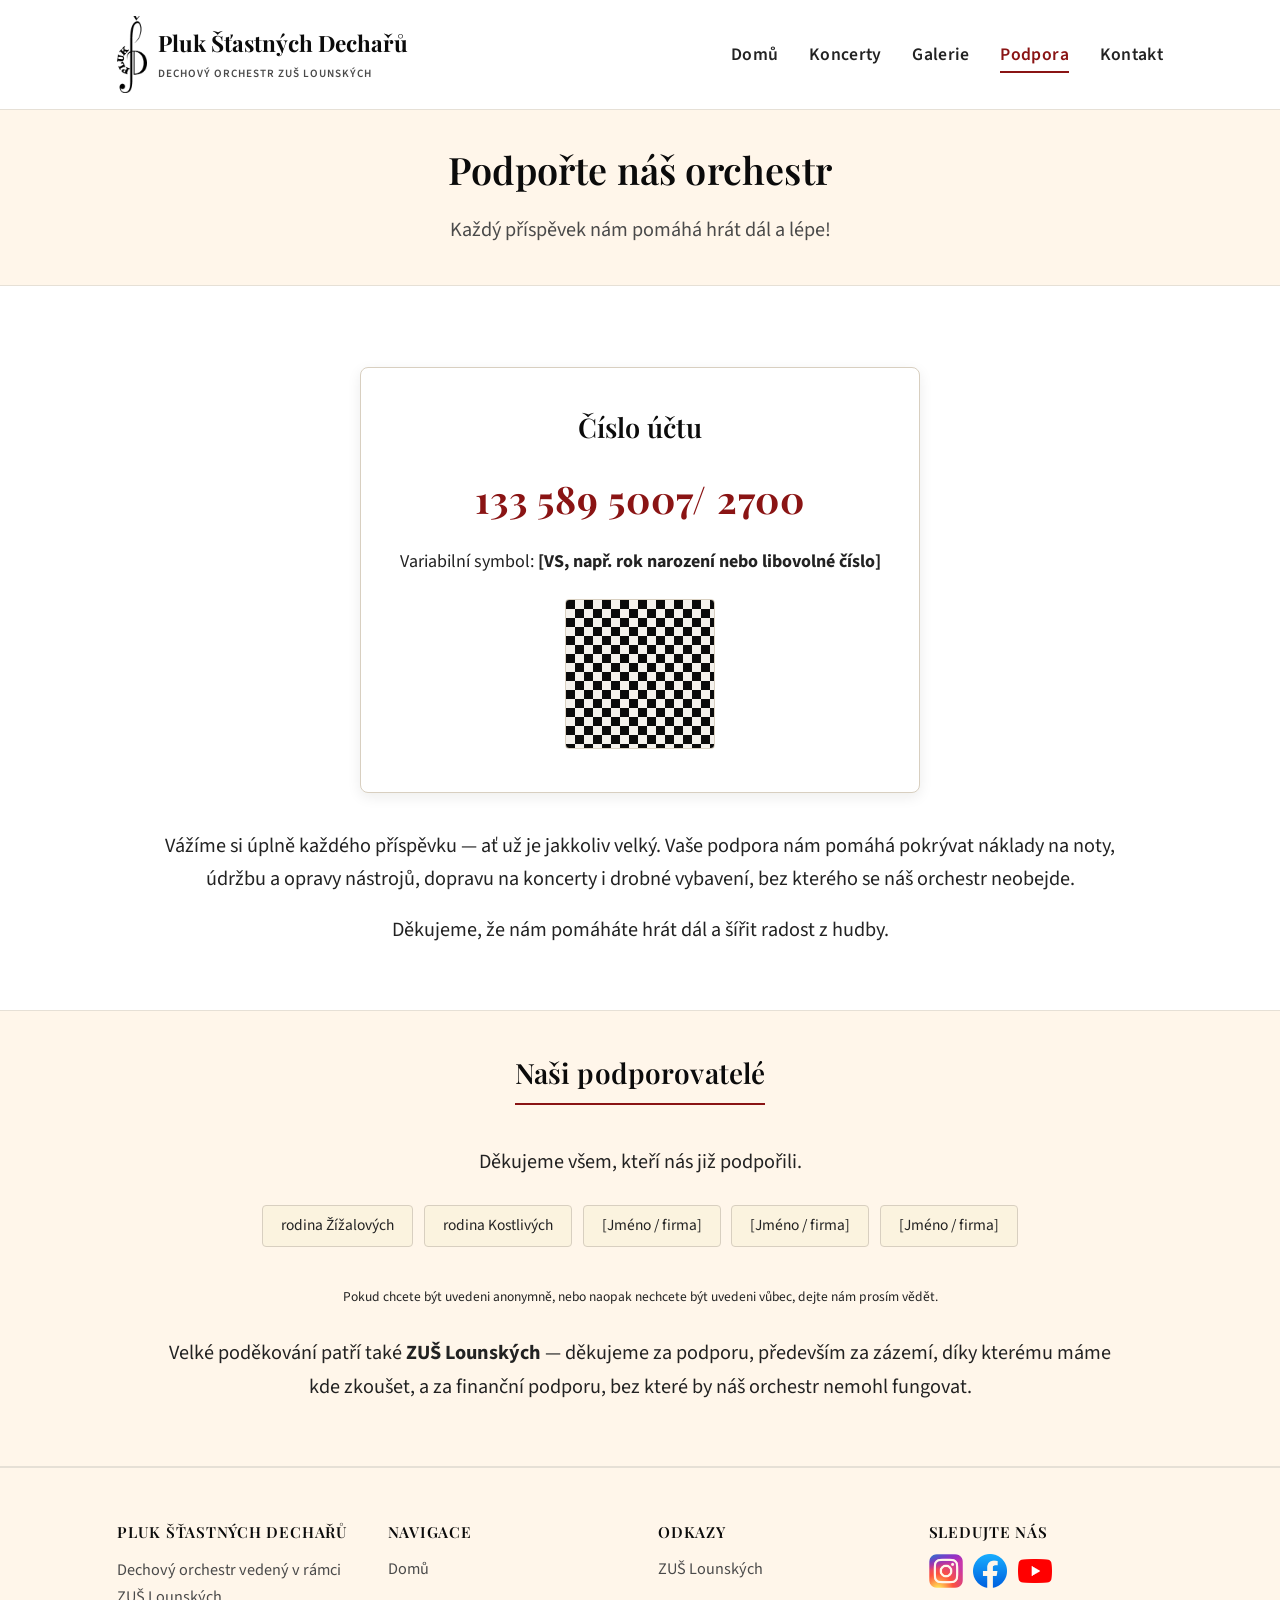
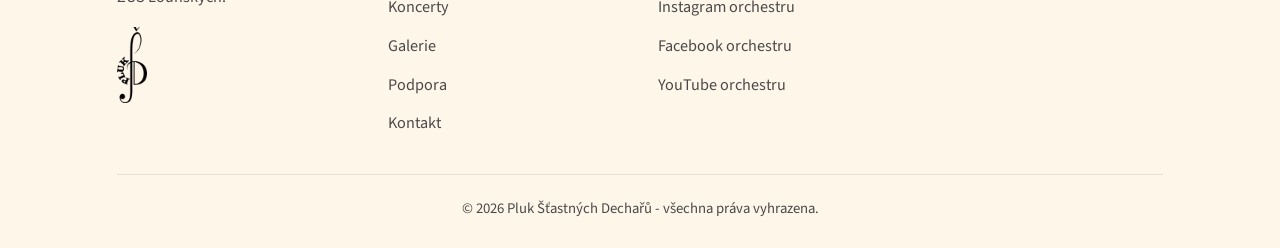
<file: podpora.html>
<!DOCTYPE html>
<html lang="cs">
<head>
<meta charset="UTF-8">
<meta name="viewport" content="width=device-width, initial-scale=1.0">
<title>Podpora — Pluk Šťastných Dechařů</title>
<link rel="preconnect" href="https://fonts.googleapis.com">
<link href="https://fonts.googleapis.com/css2?family=Playfair+Display:wght@600;700&family=Source+Sans+Pro:wght@400;600;700&display=swap" rel="stylesheet">
<link rel="stylesheet" href="css/style.css">
<link rel="icon" href="img/icon/favicon_psd.png">
</head>
<body>

<header class="site-header">
  <div class="nav-wrap">
    <a href="index.html" class="brand">
      <img src="img/icon/logo_psd.png" alt="Pluk Šťastných Dechařů" class="brand-logo">
      <span>Pluk Šťastných Dechařů<small>Dechový orchestr ZUŠ Lounských</small></span>
    </a>
    <button class="menu-toggle" aria-label="Otevřít menu" aria-expanded="false">☰</button>
    <nav class="main-nav">
      <ul>
        <li><a href="index.html">Domů</a></li>
        <li><a href="koncerty.html">Koncerty</a></li>
        <li><a href="galerie.html">Galerie</a></li>
        <li><a href="podpora.html" class="active">Podpora</a></li>
        <li><a href="kontakt.html">Kontakt</a></li>
      </ul>
    </nav>
  </div>
</header>

<div class="page-header">
  <h1>Podpořte náš orchestr</h1>
  <p>Každý příspěvek nám pomáhá hrát dál a lépe!</p>
</div>

<main>
  <section>
    <div class="container">

      <div class="support-box">
        <h2>Číslo účtu</h2>
        <div class="account-number">133 589 5007/ 2700</div>
        <p>Variabilní symbol: <strong>[VS, např. rok narození nebo libovolné číslo]</strong></p>
        <div class="qr-placeholder" title="Místo pro QR kód platby"></div>
      </div>

      <p class="lead">
        Vážíme si úplně každého příspěvku — ať už je jakkoliv velký. Vaše podpora
        nám pomáhá pokrývat náklady na noty, údržbu a opravy nástrojů, dopravu na
        koncerty i drobné vybavení, bez kterého se náš orchestr neobejde.
      </p>

      <p class="lead">
        Děkujeme, že nám pomáháte hrát dál a šířit radost z hudby.
      </p>

    </div>
  </section>

  <section class="alt">
    <div class="container">
      <h2 class="section-title">Naši podporovatelé</h2>
      <p class="lead">Děkujeme všem, kteří nás již podpořili.</p>

      <div class="supporters-list">
        <span class="supporter-pill">rodina Žížalových</span>
        <span class="supporter-pill">rodina Kostlivých</span>
        <span class="supporter-pill">[Jméno / firma]</span>
        <span class="supporter-pill">[Jméno / firma]</span>
        <span class="supporter-pill">[Jméno / firma]</span>
      </div>

      <p class="lead" style="margin-top: 2rem; font-size: 0.9rem;">
        <small>Pokud chcete být uvedeni anonymně, nebo naopak nechcete být uvedeni vůbec,
        dejte nám prosím vědět.</small>
      </p>

      <p class="lead" style="margin-top: 1.5rem;">
  Velké poděkování patří také <strong>ZUŠ Lounských</strong> — děkujeme za podporu,
  především za zázemí, díky kterému máme kde zkoušet, a za finanční podporu,
  bez které by náš orchestr nemohl fungovat.
</p>
    </div>
  </section>
</main>

<footer class="site-footer">
  <div class="container">
    <div class="footer-grid">
      <div>
        <a href="index.html">
        <h4>Pluk Šťastných Dechařů</h4>
        <p>Dechový orchestr vedený v rámci ZUŠ Lounských.</p>
        <img src="img/icon/logo_psd.png" alt="Pluk Šťastných Dechařů" class="brand-logo">
        </a>
      </div>
      <div>
        <h4>Navigace</h4>
        <ul>
          <li><a href="index.html">Domů</a></li>
          <li><a href="koncerty.html">Koncerty</a></li>
          <li><a href="galerie.html">Galerie</a></li>
          <li><a href="podpora.html">Podpora</a></li>
          <li><a href="kontakt.html">Kontakt</a></li>
        </ul>
      </div>
      <div>
        <h4>Odkazy</h4>
        <ul>
          <li><a href="https://www.zuslounskych.cz" target="_blank" rel="noopener">ZUŠ Lounských</a></li>
          <li><a href="https://www.instagram.com/plukstastnychdecharu" target="_blank" rel="noopener">Instagram orchestru</a></li>
          <li><a href="https://www.facebook.com/stastnypluk" target="_blank" rel="noopener">Facebook orchestru</a></li>
          <li><a href="https://www.youtube.com/@plukstastnychdecharu8950" target="_blank" rel="noopener">YouTube orchestru</a></li>
        </ul>
      </div>
      <div>
        <h4>Sledujte nás</h4>
        <div class="social-icons">
          <a href="https://www.instagram.com/plukstastnychdecharu" aria-label="Instagram" target="_blank" rel="noopener"><img src="img/icon/socials/InstagramIcon.png" alt="Instagram"></a>
          <a href="https://www.facebook.com/stastnypluk" aria-label="Facebook" target="_blank" rel="noopener"><img src="img/icon/socials/FacebookIcon.png" alt="Facebook"></a>
          <a href="https://www.youtube.com/@plukstastnychdecharu8950" aria-label="YouTube" target="_blank" rel="noopener"><img src="img/icon/socials/YoutubeIcon.png" alt="YouTube"></a>
        </div>
      </div>
    </div>
    <div class="footer-bottom">
      &copy; <span id="year"></span> Pluk Šťastných Dechařů - všechna práva vyhrazena.
    </div>
  </div>
</footer>

<script src="js/main.js"></script>
<script>document.getElementById('year').textContent = new Date().getFullYear();</script>
</body>
</html>
</file>
<file: css/style.css>
/* ==========================================================================
   Pluk Šťastných Dechařů — hlavní stylopis
   Světlé, čisté téma s červeno-zlatými akcenty
   ========================================================================== */

:root {
  --white: #ffffff;
  --off-white: #fff5e8e7;
  --paper: #f4f1ec;
  --ink: #1c1411;
  --ink-soft: #4a3f3a;
  --ink-muted: #7a6e67;
  --line: #e6e0d6;
  --line-strong: #d8cfc0;

  --red: #7a1212;
  --red-dark: #5c0d0d;
  --red-soft: #a52424;
  --gold: #b8862b;
  --gold-bright: #c99b3a;
  --gold-bg: #fbf3df;

  --shadow-sm: 0 1px 3px rgba(28, 20, 17, 0.06), 0 1px 2px rgba(28, 20, 17, 0.08);
  --shadow-md: 0 4px 14px rgba(28, 20, 17, 0.08);
  --shadow-lg: 0 10px 30px rgba(28, 20, 17, 0.12);

  --radius-sm: 4px;
  --radius-md: 6px;
  --radius-lg: 8px;

  --ease: cubic-bezier(0.22, 1, 0.36, 1);

  --font-display: 'Playfair Display', 'Georgia', serif;
  --font-body: 'Source Sans Pro', 'Segoe UI', sans-serif;

  --max-width: 1100px;
}

* {
  box-sizing: border-box;
}

html {
  scroll-behavior: smooth;
}

body {
  margin: 0;
  font-family: var(--font-body);
  background: var(--white);
  color: var(--ink-soft);
  line-height: 1.65;
  min-height: 100vh;
  display: flex;
  flex-direction: column;
}

h1, h2, h3, h4 {
  font-family: var(--font-display);
  color: var(--ink);
  font-weight: 600;
  margin-top: 0;
  letter-spacing: 0.005em;
  line-height: 1.25;
}

a {
  color: var(--red);
  text-decoration: none;
  transition: color 0.2s ease;
}

a:hover {
  color: var(--red);
  text-decoration: underline;
}

img {
  max-width: 100%;
  display: block;
}

code {
  background: var(--paper);
  padding: 0.1rem 0.4rem;
  border-radius: var(--radius-sm);
  font-size: 0.9em;
}

.container {
  max-width: var(--max-width);
  margin: 0 auto;
  padding: 0 1.5rem;
}

/* ---------------- Header / Navigace ---------------- */

header.site-header {
  background: rgba(255, 255, 255, 0.92);
  backdrop-filter: blur(10px) saturate(140%);
  -webkit-backdrop-filter: blur(10px) saturate(140%);
  border-bottom: 1px solid var(--line);
  position: sticky;
  top: 0;
  z-index: 100;
}

.nav-wrap {
  max-width: var(--max-width);
  margin: 0 auto;
  display: flex;
  align-items: center;
  justify-content: space-between;
  padding: 0.9rem 1.5rem;
}

.brand {
  display: flex;
  align-items: center;
  gap: 0.6rem;
  font-family: var(--font-display);
  font-size: 1.15rem;
  color: var(--ink);
  font-weight: 700;
}

.brand .note-icon {
  display: none;
}

.brand-logo {
  width: 30px;
  height: auto;
  object-fit: contain;
  display: block;
  border-radius: 6px;
}

.brand small {
  display: block;
  font-family: var(--font-body);
  font-size: 0.62rem;
  color: var(--ink-muted);
  font-weight: 600;
  letter-spacing: 0.09em;
  text-transform: uppercase;
  margin-top: 0.15rem;
}

nav.main-nav ul {
  list-style: none;
  display: flex;
  gap: 1.7rem;
  margin: 0;
  padding: 0;
}

nav.main-nav a {
  position: relative;
  color: var(--ink-soft);
  font-weight: 600;
  font-size: 0.88rem;
  letter-spacing: 0.02em;
  padding-bottom: 4px;
  transition: color 0.2s ease;
}

nav.main-nav a::after {
  content: '';
  position: absolute;
  left: 0;
  bottom: -2px;
  width: 0;
  height: 2px;
  background: var(--red);
  transition: width 0.25s var(--ease);
}

nav.main-nav a:hover,
nav.main-nav a.active {
  color: var(--red);
  text-decoration: none;
}

nav.main-nav a:hover::after,
nav.main-nav a.active::after {
  width: 100%;
}

.menu-toggle {
  display: none;
  background: var(--white);
  border: 1px solid var(--line-strong);
  color: var(--ink);
  font-size: 1.3rem;
  padding: 0.3rem 0.7rem;
  border-radius: var(--radius-sm);
  cursor: pointer;
  transition: background 0.2s ease;
}

.menu-toggle:hover {
  background: var(--paper);
}

@media (max-width: 760px) {
  .menu-toggle {
    display: block;
  }

  nav.main-nav {
    width: 100%;
    display: none;
  }

  nav.main-nav.open {
    display: block;
  }

  nav.main-nav ul {
    flex-direction: column;
    gap: 0;
    border-top: 1px solid var(--line);
    margin-top: 0.8rem;
  }

  nav.main-nav a {
    display: block;
    padding: 0.8rem 0.2rem;
  }

  .nav-wrap {
    flex-wrap: wrap;
  }
}

/* ---------------- Hero ---------------- */

.hero {
  text-align: center;
  padding: 2rem 1.5rem 1rem;
  background: var(--off-white);
  border-bottom: 1px solid var(--line);
}

.hero h1 {
  font-size: clamp(1.9rem, 3.6vw, 2.7rem);
  margin-bottom: 0.7rem;
}

.hero .subtitle {
  font-size: 1.08rem;
  color: var(--ink-muted);
  font-weight: 400;
  max-width: 560px;
  margin: 0 auto 1.6rem;
}

.hero .badges {
  display: flex;
  flex-wrap: wrap;
  justify-content: center;
  gap: 0.6rem;
  margin-top: 0.5rem;
}

.hero .badge {
  display: inline-flex;
  align-items: center;
  gap: 0.4rem;
  padding: 0.45rem 1.1rem;
  border: 1px solid var(--line-strong);
  background: var(--white);
  border-radius: var(--radius-sm);
  color: var(--ink-soft);
  font-size: 0.82rem;
  font-weight: 600;
  letter-spacing: 0.02em;
}

/* ---------------- Sekce obecně ---------------- */

main {
  flex: 1;
}

section {
  padding: 2.5rem 0;
}

section.alt {
  background: var(--off-white);
  border-top: 1px solid var(--line);
  border-bottom: 1px solid var(--line);
}

.section-title {
display: table;
margin: 0 auto 2.2rem;
font-size: 1.55rem;
position: relative;
}

.section-title::after {
content: '';
display: block;
width: 100%;
height: 2px;
background: var(--red);
margin: 0.7rem auto 0;
}

.lead {
  font-size: 1.04rem;
  max-width: 960px;
  margin: 0 auto 1rem;
  text-align: center;
  color: var(--ink-soft);
}

/* ---------------- Karty / Statistiky ---------------- */

.stats-grid {
  display: grid;
  grid-template-columns: repeat(auto-fit, minmax(150px, 1fr));
  gap: 1.2rem;
  margin-top: 2.5rem;
}

.stat-card {
  text-align: center;
  background: var(--white);
  border: 1px solid var(--line);
  border-radius: var(--radius-md);
  padding: 1.6rem 1rem;
  transition: border-color 0.2s ease, box-shadow 0.2s ease;
}

.stat-card:hover {
  border-color: var(--line-strong);
  box-shadow: var(--shadow-sm);
}

.stat-card .num {
  font-family: var(--font-display);
  font-size: 1.9rem;
  color: var(--red);
  display: block;
  font-weight: 700;
}

.stat-card .label {
  font-size: 0.8rem;
  color: var(--ink-muted);
  text-transform: uppercase;
  letter-spacing: 0.05em;
}

.cards-grid {
  display: grid;
  grid-template-columns: repeat(auto-fit, minmax(260px, 1fr));
  gap: 1.4rem;
  margin-top: 2rem;
}

.card {
  background: var(--white);
  border: 1px solid var(--line);
  border-radius: var(--radius-md);
  padding: 1.7rem;
  transition: border-color 0.2s ease, box-shadow 0.2s ease;
}

.card:hover {
  border-color: var(--line-strong);
  box-shadow: var(--shadow-sm);
}

.card h3 {
  font-size: 1.08rem;
  margin-bottom: 0.5rem;
}

/* ---------------- Tlačítka ---------------- */

.btn {
  display: inline-block;
  background: var(--red);
  color: var(--white);
  font-weight: 600;
  padding: 0.8rem 1.8rem;
  border-radius: var(--radius-sm);
  border: 1px solid var(--red);
  cursor: pointer;
  font-size: 0.95rem;
  letter-spacing: 0.01em;
  transition: background 0.2s var(--ease), transform 0.2s var(--ease), box-shadow 0.2s var(--ease);
}

.btn:hover {
  background: var(--red-dark);
  transform: translateY(-2px);
  box-shadow: var(--shadow-md);
  text-decoration: none;
  color: var(--white);
}

.btn-outline {
  background: var(--white);
  border: 1px solid var(--line-strong);
  color: var(--ink);
}

.btn-outline:hover {
  background: var(--paper);
  color: var(--ink);
  box-shadow: none;
}

.btn-sm {
  padding: 0.55rem 1.2rem;
  font-size: 0.85rem;
}

.cta-center {
  text-align: center;
  margin-top: 2.5rem;
}

/* ---------------- Koncerty / Aktuality ---------------- */

.event-card {
  display: flex;
  gap: 1.5rem;
  background: var(--white);
  border: 1px solid var(--line);
  border-radius: var(--radius-md);
  padding: 1.5rem;
  margin-bottom: 1.2rem;
  align-items: flex-start;
  transition: border-color 0.2s ease, box-shadow 0.2s ease;
}

.event-card:hover {
  border-color: var(--line-strong);
  box-shadow: var(--shadow-sm);
}

.event-date {
  flex: 0 0 74px;
  text-align: center;
  background: var(--red);
  color: var(--white);
  border-radius: var(--radius-sm);
  padding: 0.65rem 0.4rem;
  font-weight: 700;
}

.event-date .day {
  font-size: 1.5rem;
  font-family: var(--font-display);
  line-height: 1;
}

.event-date .month {
  text-transform: uppercase;
  font-size: 0.68rem;
  letter-spacing: 0.05em;
  opacity: 0.9;
}

.event-info {
  flex: 1;
  min-width: 0;
}

.event-info h3 {
  margin-bottom: 0.3rem;
  font-size: 1.1rem;
}

.event-info .meta {
  color: var(--red);
  font-size: 0.85rem;
  font-weight: 600;
  margin-bottom: 0.5rem;
  display: flex;
  flex-wrap: wrap;
  gap: 0.3rem 1rem;
}

.event-info p.desc {
  margin: 0 0 0.9rem;
  color: var(--ink-soft);
}

.event-map-link {
  display: inline-flex;
  align-items: center;
  gap: 0.4rem;
  font-size: 0.85rem;
  font-weight: 600;
  color: var(--ink);
  border: 1px solid var(--line-strong);
  background: var(--off-white);
  padding: 0.45rem 0.95rem;
  border-radius: var(--radius-sm);
  transition: background 0.2s ease, border-color 0.2s ease;
}

.event-map-link:hover {
  background: var(--paper);
  border-color: var(--gold);
  text-decoration: none;
  color: var(--ink);
}

.event-map-embed {
  margin-top: 1rem;
  border-radius: var(--radius-sm);
  overflow: hidden;
  border: 1px solid var(--line);
}

.event-map-embed iframe {
  display: block;
  width: 100%;
  height: 220px;
  border: 0;
  filter: grayscale(0.25) contrast(1.02);
}

.tag-past {
  opacity: 0.75;
}

@media (max-width: 560px) {
  .event-card {
    flex-direction: column;
    align-items: flex-start;
  }

  .event-date {
    align-self: flex-start;
  }
}

/* ---------------- Galerie ---------------- */

.gallery-grid {
  display: grid;
  grid-template-columns: repeat(auto-fill, minmax(220px, 1fr));
  gap: 1rem;
  margin-top: 2rem;
}

.gallery-item {
  position: relative;
  border-radius: var(--radius-sm);
  overflow: hidden;
  cursor: pointer;
  border: 1px solid var(--line);
  aspect-ratio: 4 / 3;
  background: var(--paper);
  transition: border-color 0.2s ease, box-shadow 0.2s ease;
}

.gallery-item:hover {
  border-color: var(--line-strong);
  box-shadow: var(--shadow-sm);
}

.gallery-item img {
  width: 100%;
  height: 100%;
  object-fit: cover;
  transition: transform 0.4s var(--ease);
}

.gallery-item:hover img {
  transform: scale(1.05);
}

.gallery-item .placeholder-label {
  position: absolute;
  inset: 0;
  display: flex;
  align-items: center;
  justify-content: center;
  text-align: center;
  font-size: 0.82rem;
  color: var(--ink-muted);
}

.gallery-caption {
  position: absolute;
  bottom: 0;
  left: 0;
  right: 0;
  background: linear-gradient(0deg, rgba(28,20,17,0.78), transparent);
  color: var(--white);
  font-size: 0.78rem;
  padding: 1.2rem 0.6rem 0.4rem;
  opacity: 0;
  transition: opacity 0.2s ease;
}

.gallery-item:hover .gallery-caption {
  opacity: 1;
}

/* Lightbox */

.lightbox-overlay {
  position: fixed;
  inset: 0;
  background: rgba(20, 14, 12, 0.92);
  display: none;
  align-items: center;
  justify-content: center;
  z-index: 1000;
  padding: 2rem;
}

.lightbox-overlay.open {
  display: flex;
}

.lightbox-content {
  max-width: 90vw;
  max-height: 85vh;
  text-align: center;
  position: relative;
}

/* Base button style: Transparent and invisible background */
.lightbox-close,
.lightbox-prev,
.lightbox-next {
  position: absolute;
  background: transparent;
  border: none;
  cursor: pointer;
  width: 45px;
  height: 45px;
  display: flex;
  align-items: center;
  justify-content: center;
  padding: 0;
  transition: transform 0.2s ease;
  z-index: 10;
}

/* The Icon images inside buttons */
.lightbox-close img,
.lightbox-prev img,
.lightbox-next img {
  width: 100%;
  height: auto;
  transition: transform 0.2s ease;
  pointer-events: none; /* Allows click to pass through to the button */
  filter: drop-shadow(0 2px 4px rgba(0,0,0,0.3)); /* Makes white icons pop on light photos */
}

/* Hover Scale Effect */
.lightbox-close:hover img,
.lightbox-prev:hover img,
.lightbox-next:hover img {
  transform: scale(1.2);
}

/* Positioning */
.lightbox-close { top: -3rem; right: 0; }
.lightbox-prev  { left: -3.5rem; top: 50%; transform: translateY(-50%); }
.lightbox-next  { right: -3.5rem; top: 50%; transform: translateY(-50%); }

/* Mobile Optimizations */
@media (max-width: 700px) {
  .lightbox-prev { left: -1.7rem; top: 40%}
  .lightbox-next { right: -1.7rem; top: 40%}
  .lightbox-close { top: -2rem; }
  
  .lightbox-prev, .lightbox-next, .lightbox-close  { width: 25px; height: 25px; }
}

.lightbox-caption {
  margin-top: 1rem;
  color: var(--white);
  font-size: 0.95rem;
}

/* ---------------- Podpora ---------------- */

.support-box {
  max-width: 560px;
  margin: 2rem auto;
  text-align: center;
  background: var(--white);
  border: 1px solid var(--line-strong);
  border-radius: var(--radius-lg);
  padding: 2.4rem 2rem;
  box-shadow: var(--shadow-md);
}

.support-box .account-number {
  font-family: var(--font-display);
  font-size: clamp(1.5rem, 4.5vw, 2.1rem);
  color: var(--red);
  letter-spacing: 0.02em;
  margin: 1rem 0;
  word-break: break-word;
  font-weight: 700;
}

.support-box .qr-placeholder {
  width: 150px;
  height: 150px;
  margin: 1.2rem auto 0;
  background: repeating-conic-gradient(var(--paper) 0% 25%, var(--ink) 0% 50%) 0 0/18px 18px;
  border: 1px solid var(--line-strong);
  border-radius: var(--radius-sm);
}

.supporters-list {
  display: flex;
  flex-wrap: wrap;
  gap: 0.6rem;
  justify-content: center;
  margin-top: 1.5rem;
}

.supporter-pill {
  background: var(--gold-bg);
  border: 1px solid var(--line-strong);
  color: var(--ink-soft);
  padding: 0.4rem 1rem;
  border-radius: var(--radius-sm);
  font-size: 0.86rem;
}

/* ---------------- Kontakt ---------------- */


.contact-grid {
  display: grid;
  grid-template-columns: repeat(2, 1fr); 
  gap: 1.4rem;
  margin-top: 2rem;
}

.contact-card {
  background: var(--white);
  border: 1px solid var(--line);
  border-radius: var(--radius-md);
  padding: 1.7rem;
  text-align: center;
  transition: border-color 0.2s ease, box-shadow 0.2s ease;
}

.contact-card:hover {
  border-color: var(--line-strong);
  box-shadow: var(--shadow-sm);
}

.contact-card .icon {
  display: none;
}

.contact-card h3 {
  font-size: 1rem;
  margin-bottom: 0.5rem;
}

form.contact-form {
  max-width: 600px;
  margin: 2.5rem auto 0;
  display: grid;
  gap: 1rem;
}

form.contact-form label {
  font-weight: 600;
  color: var(--ink);
  margin-bottom: 0.3rem;
  display: block;
  font-size: 0.92rem;
}

form.contact-form input,
form.contact-form textarea {
  width: 100%;
  padding: 0.7rem 0.9rem;
  border-radius: var(--radius-sm);
  border: 1px solid var(--line-strong);
  background: var(--white);
  color: var(--ink);
  font-family: var(--font-body);
  font-size: 1rem;
}

form.contact-form textarea {
  min-height: 140px;
  resize: vertical;
}

form.contact-form input:focus,
form.contact-form textarea:focus {
  outline: 2px solid var(--gold);
  outline-offset: 1px;
}

@media (max-width: 768px) {
  .contact-grid {
    grid-template-columns: 1fr;
  }
  .contact-card {
    padding-left: 0.5rem;
    padding-right: 0.5rem;
  }
}

/* ---------------- Footer ---------------- */

footer.site-footer {
  background: var(--off-white);
  border-top: 1px solid var(--line);
  padding: 3rem 0 1.5rem;
  margin-top: auto;
}

.footer-grid {
  display: grid;
  grid-template-columns: repeat(auto-fit, minmax(200px, 1fr));
  gap: 2rem;
  margin-bottom: 1.5rem;
}

.footer-grid h4 {
  font-size: 0.85rem;
  color: var(--ink);
  margin-bottom: 0.7rem;
  text-transform: uppercase;
  letter-spacing: 0.05em;
}

.footer-grid ul {
  list-style: none;
  padding: 0;
  margin: 0;
}

.footer-grid li {
  margin-bottom: 0.5rem;
}

.footer-grid a {
  color: var(--ink-muted);
  font-size: 0.9rem;
}

.footer-bottom {
  text-align: center;
  border-top: 1px solid var(--line);
  padding-top: 1.2rem;
  font-size: 0.82rem;
  color: var(--ink-muted);
}

.social-icons {
  display: flex;
  gap: 0.6rem;
}

.social-icons a {
  display: inline-flex;
  align-items: center;
  justify-content: center;
  width: auto;
  height: auto;
  border: none;
  background: transparent;
  border-radius: 0;
  font-size: 1rem;
  transition: transform 0.2s ease;
}

.social-icons a img {
  width: 34px;
  height: 34px;
  object-fit: contain;
}

.social-icons a:hover {
  border-color: var(--gold);
  transform: translateY(-2px);
  text-decoration: none;
}

/* ---------------- Page header pro podstránky ---------------- */

.page-header {
  text-align: center;
  padding: 2rem 1.5rem 1rem;
  background: var(--off-white);
  border-bottom: 1px solid var(--line);
}

.page-header h1 {
  font-size: clamp(1.6rem, 3vw, 2.1rem);
  margin-bottom: 0.4rem;
}

.page-header p {
  color: var(--ink-muted);
  font-size: 1rem;
}

/* ---------------- Desktop adjustments: larger text + higher contrast ---------------- */
@media (min-width: 761px) {
  :root {
    /* Slightly larger base font for rem sizing on desktop */
    font-size: 18px;

    /* Stronger contrast colors for better readability on larger screens */
    --ink: #0b0b0b;        /* very dark text */
    --ink-soft: #222222;   /* primary body text */
    --ink-muted: #4a4a4a;  /* secondary text */
    --red: #8a1414;        /* slightly brighter red */
    --gold: #c99b3a;       /* keep gold accent */
  }

  /* Larger base sizes for desktop */
  body { font-size: 1rem; }
  .brand { font-size: 1.25rem; }
  nav.main-nav a { font-size: 0.98rem; }
  .lead, .hero .subtitle, .page-header p { font-size: 1.12rem; }
  .card h3 { font-size: 1.14rem; }
  .stat-card .num { font-size: 2.1rem; }
  .btn { font-size: 1.04rem; padding: 0.9rem 2rem; }
}
</file>
